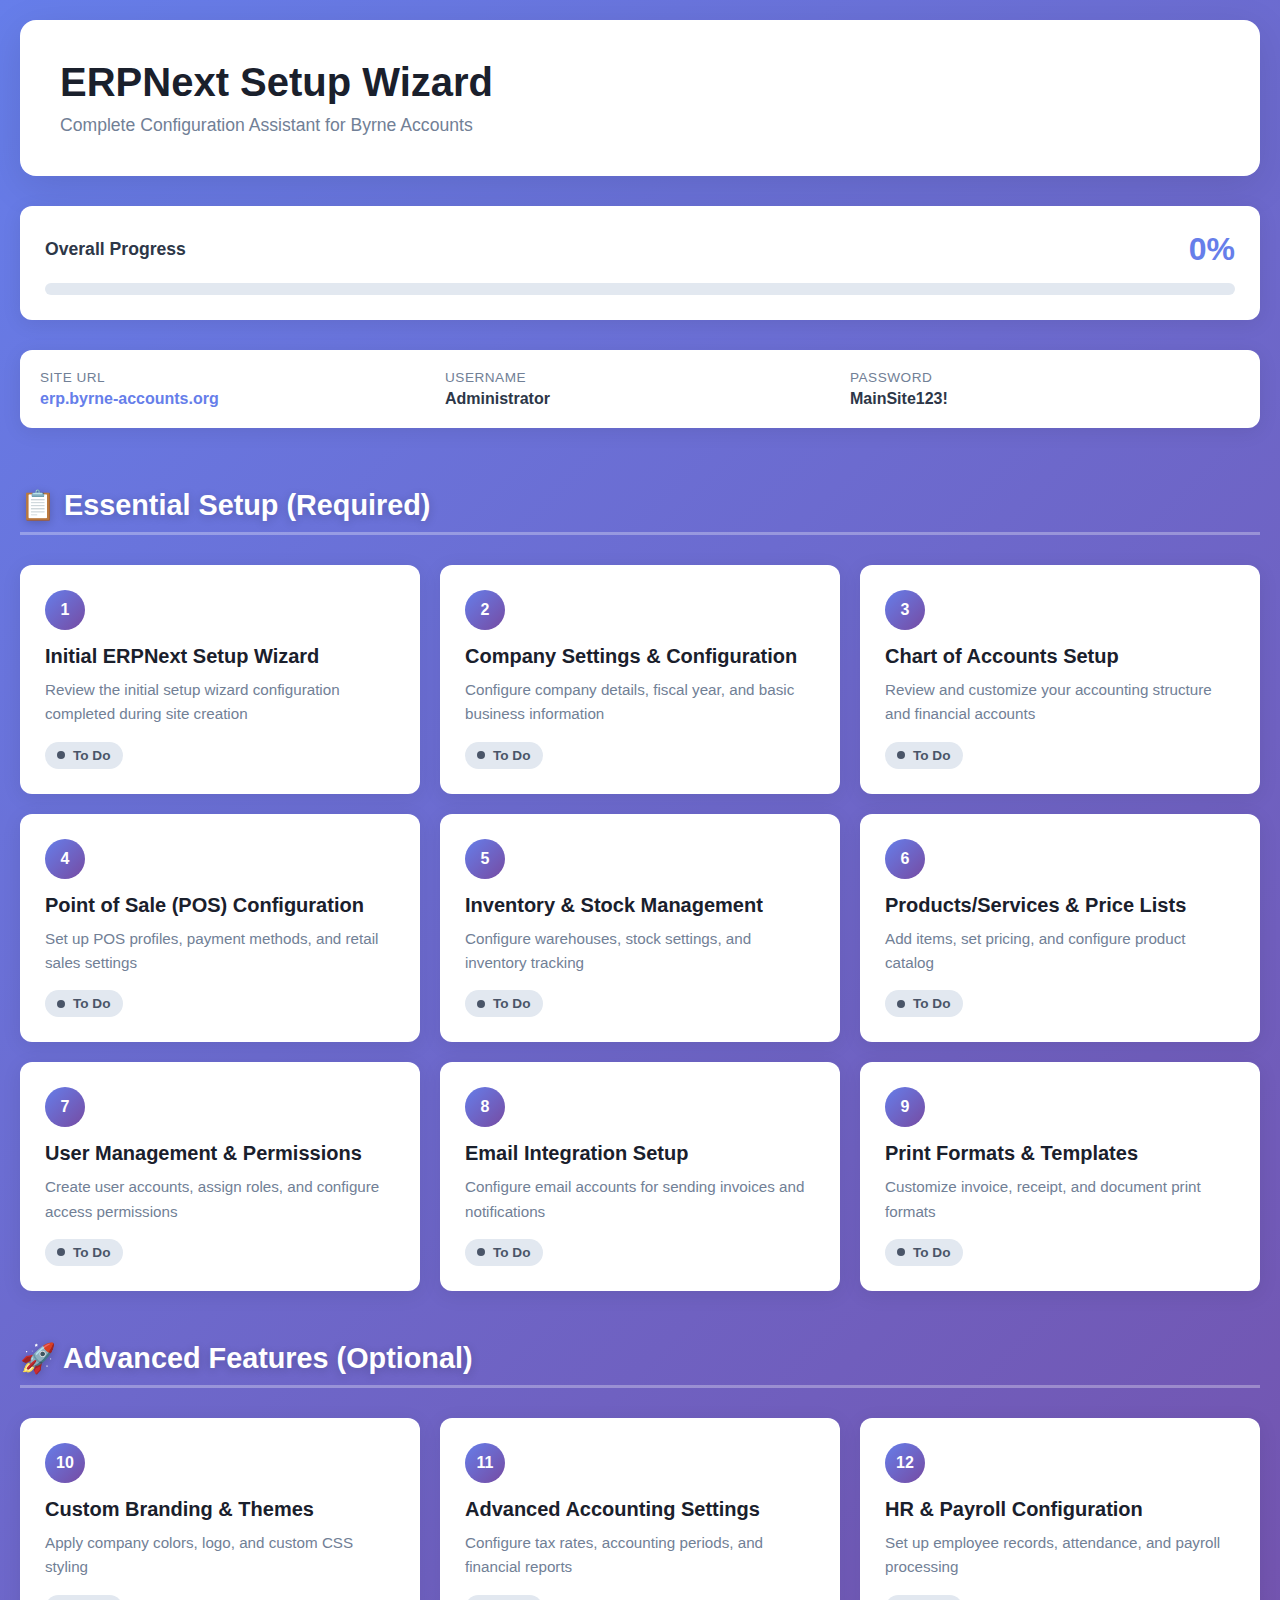
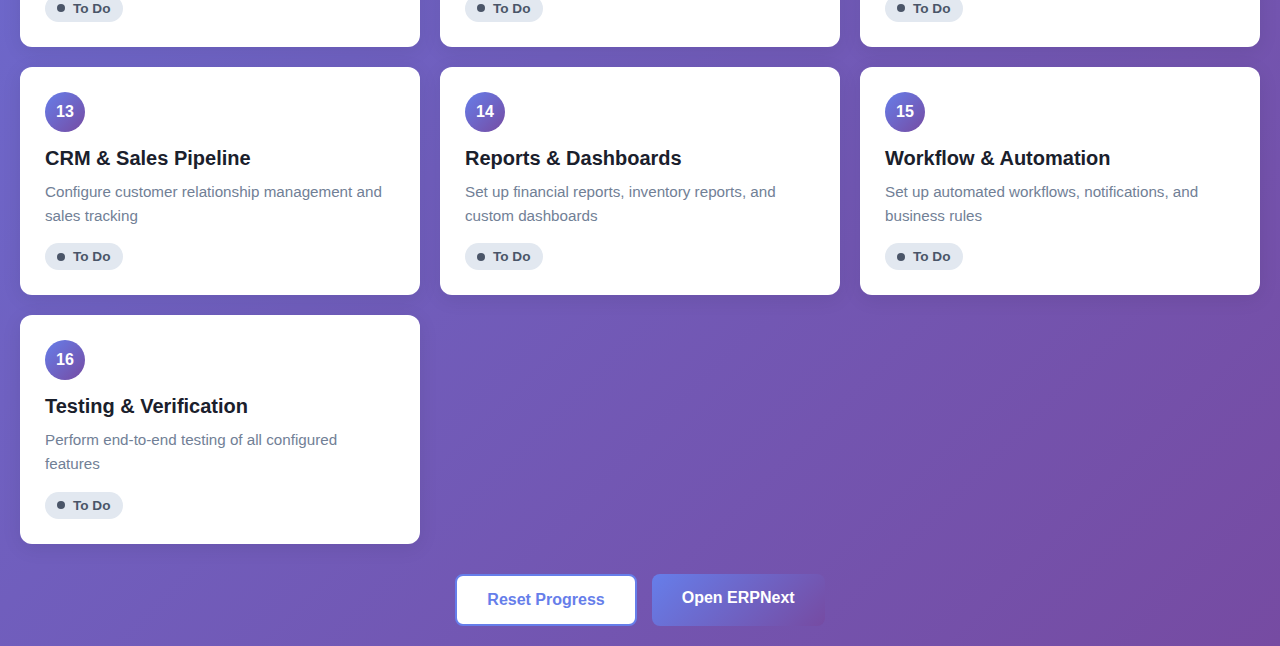
<file: erp-setup-portal/index.html>
<!DOCTYPE html>
<html lang="en">
<head>
    <meta charset="UTF-8">
    <meta name="viewport" content="width=device-width, initial-scale=1.0">
    <title>ERPNext Setup Wizard - Byrne Accounts</title>
    <style>
        * {
            margin: 0;
            padding: 0;
            box-sizing: border-box;
        }

        body {
            font-family: -apple-system, BlinkMacSystemFont, 'Segoe UI', Roboto, 'Helvetica Neue', Arial, sans-serif;
            background: linear-gradient(135deg, #667eea 0%, #764ba2 100%);
            min-height: 100vh;
            padding: 20px;
        }

        .container {
            max-width: 1400px;
            margin: 0 auto;
        }

        .header {
            background: white;
            border-radius: 16px;
            padding: 40px;
            margin-bottom: 30px;
            box-shadow: 0 10px 40px rgba(0,0,0,0.1);
        }

        .header h1 {
            font-size: 2.5rem;
            color: #1a202c;
            margin-bottom: 10px;
        }

        .header p {
            font-size: 1.1rem;
            color: #718096;
        }

        .progress-bar {
            background: white;
            border-radius: 12px;
            padding: 25px;
            margin-bottom: 30px;
            box-shadow: 0 4px 20px rgba(0,0,0,0.08);
        }

        .progress-stats {
            display: flex;
            justify-content: space-between;
            align-items: center;
            margin-bottom: 15px;
        }

        .progress-text {
            font-size: 1.1rem;
            font-weight: 600;
            color: #2d3748;
        }

        .progress-percentage {
            font-size: 2rem;
            font-weight: 700;
            color: #667eea;
        }

        .progress-track {
            height: 12px;
            background: #e2e8f0;
            border-radius: 6px;
            overflow: hidden;
        }

        .progress-fill {
            height: 100%;
            background: linear-gradient(90deg, #667eea 0%, #764ba2 100%);
            border-radius: 6px;
            transition: width 0.5s ease;
            width: 0%;
        }

        .site-info {
            background: white;
            border-radius: 12px;
            padding: 20px;
            margin-bottom: 30px;
            box-shadow: 0 4px 20px rgba(0,0,0,0.08);
            display: flex;
            justify-content: space-between;
            align-items: center;
            flex-wrap: wrap;
            gap: 15px;
        }

        .site-info-item {
            flex: 1;
            min-width: 200px;
        }

        .site-info-label {
            font-size: 0.85rem;
            color: #718096;
            text-transform: uppercase;
            letter-spacing: 0.5px;
            margin-bottom: 5px;
        }

        .site-info-value {
            font-size: 1rem;
            font-weight: 600;
            color: #2d3748;
        }

        .site-info-value a {
            color: #667eea;
            text-decoration: none;
        }

        .site-info-value a:hover {
            text-decoration: underline;
        }

        .sections {
            display: grid;
            grid-template-columns: repeat(auto-fill, minmax(350px, 1fr));
            gap: 20px;
            margin-bottom: 30px;
        }

        .section-card {
            background: white;
            border-radius: 12px;
            padding: 25px;
            box-shadow: 0 4px 20px rgba(0,0,0,0.08);
            transition: all 0.3s ease;
            cursor: pointer;
            position: relative;
            overflow: hidden;
        }

        .section-card:hover {
            transform: translateY(-5px);
            box-shadow: 0 12px 30px rgba(0,0,0,0.15);
        }

        .section-card.completed {
            background: linear-gradient(135deg, #f0fff4 0%, #c6f6d5 100%);
            border: 2px solid #48bb78;
        }

        .section-card.in-progress {
            background: linear-gradient(135deg, #fefcbf 0%, #faf089 100%);
            border: 2px solid #ecc94b;
        }

        .section-number {
            display: inline-block;
            width: 40px;
            height: 40px;
            background: linear-gradient(135deg, #667eea 0%, #764ba2 100%);
            color: white;
            border-radius: 50%;
            text-align: center;
            line-height: 40px;
            font-weight: 700;
            margin-bottom: 15px;
        }

        .section-card.completed .section-number {
            background: #48bb78;
        }

        .section-card.in-progress .section-number {
            background: #ecc94b;
            color: #744210;
        }

        .section-title {
            font-size: 1.25rem;
            font-weight: 700;
            color: #1a202c;
            margin-bottom: 10px;
        }

        .section-description {
            font-size: 0.95rem;
            color: #718096;
            line-height: 1.6;
            margin-bottom: 15px;
        }

        .section-status {
            display: inline-flex;
            align-items: center;
            gap: 8px;
            padding: 6px 12px;
            border-radius: 20px;
            font-size: 0.85rem;
            font-weight: 600;
        }

        .section-status.todo {
            background: #e2e8f0;
            color: #4a5568;
        }

        .section-status.in-progress {
            background: #fbd38d;
            color: #744210;
        }

        .section-status.completed {
            background: #9ae6b4;
            color: #22543d;
        }

        .status-dot {
            width: 8px;
            height: 8px;
            border-radius: 50%;
            background: currentColor;
        }

        .category-header {
            grid-column: 1 / -1;
            margin-top: 20px;
            margin-bottom: 10px;
        }

        .category-header h2 {
            font-size: 1.8rem;
            color: white;
            text-shadow: 0 2px 10px rgba(0,0,0,0.2);
            padding: 10px 0;
            border-bottom: 3px solid rgba(255,255,255,0.3);
        }

        .actions {
            display: flex;
            gap: 15px;
            justify-content: center;
            margin-top: 30px;
        }

        .btn {
            padding: 15px 30px;
            border: none;
            border-radius: 8px;
            font-size: 1rem;
            font-weight: 600;
            cursor: pointer;
            transition: all 0.3s ease;
            text-decoration: none;
            display: inline-block;
        }

        .btn-primary {
            background: linear-gradient(135deg, #667eea 0%, #764ba2 100%);
            color: white;
        }

        .btn-primary:hover {
            transform: translateY(-2px);
            box-shadow: 0 8px 20px rgba(102,126,234,0.4);
        }

        .btn-secondary {
            background: white;
            color: #667eea;
            border: 2px solid #667eea;
        }

        .btn-secondary:hover {
            background: #667eea;
            color: white;
        }

        .modal {
            display: none;
            position: fixed;
            top: 0;
            left: 0;
            width: 100%;
            height: 100%;
            background: rgba(0,0,0,0.7);
            z-index: 1000;
            justify-content: center;
            align-items: center;
            padding: 20px;
        }

        .modal.active {
            display: flex;
        }

        .modal-content {
            background: white;
            border-radius: 16px;
            padding: 40px;
            max-width: 600px;
            width: 100%;
            max-height: 90vh;
            overflow-y: auto;
            position: relative;
        }

        .modal-close {
            position: absolute;
            top: 20px;
            right: 20px;
            background: none;
            border: none;
            font-size: 2rem;
            cursor: pointer;
            color: #718096;
            line-height: 1;
        }

        .modal-close:hover {
            color: #1a202c;
        }

        .modal-title {
            font-size: 2rem;
            font-weight: 700;
            color: #1a202c;
            margin-bottom: 20px;
        }

        .modal-description {
            font-size: 1.1rem;
            color: #4a5568;
            line-height: 1.8;
            margin-bottom: 25px;
        }

        .modal-steps {
            background: #f7fafc;
            border-radius: 8px;
            padding: 20px;
            margin-bottom: 25px;
        }

        .modal-steps h3 {
            font-size: 1.2rem;
            color: #2d3748;
            margin-bottom: 15px;
        }

        .modal-steps ol {
            margin-left: 20px;
        }

        .modal-steps li {
            font-size: 1rem;
            color: #4a5568;
            line-height: 1.8;
            margin-bottom: 10px;
        }

        .modal-actions {
            display: flex;
            gap: 15px;
            justify-content: flex-end;
        }

        @media (max-width: 768px) {
            .header h1 {
                font-size: 1.8rem;
            }

            .sections {
                grid-template-columns: 1fr;
            }

            .site-info {
                flex-direction: column;
            }

            .site-info-item {
                width: 100%;
            }
        }
    </style>
</head>
<body>
    <div class="container">
        <div class="header">
            <h1>ERPNext Setup Wizard</h1>
            <p>Complete Configuration Assistant for Byrne Accounts</p>
        </div>

        <div class="progress-bar">
            <div class="progress-stats">
                <span class="progress-text">Overall Progress</span>
                <span class="progress-percentage">0%</span>
            </div>
            <div class="progress-track">
                <div class="progress-fill" id="progressFill"></div>
            </div>
        </div>

        <div class="site-info">
            <div class="site-info-item">
                <div class="site-info-label">Site URL</div>
                <div class="site-info-value"><a href="https://erp.byrne-accounts.org" target="_blank">erp.byrne-accounts.org</a></div>
            </div>
            <div class="site-info-item">
                <div class="site-info-label">Username</div>
                <div class="site-info-value">Administrator</div>
            </div>
            <div class="site-info-item">
                <div class="site-info-label">Password</div>
                <div class="site-info-value">MainSite123!</div>
            </div>
        </div>

        <div class="sections" id="sections">
            <!-- Essential Setup -->
            <div class="category-header">
                <h2>📋 Essential Setup (Required)</h2>
            </div>

            <!-- Section cards will be dynamically generated -->
        </div>

        <div class="actions">
            <button class="btn btn-secondary" onclick="resetProgress()">Reset Progress</button>
            <a href="https://erp.byrne-accounts.org" target="_blank" class="btn btn-primary">Open ERPNext</a>
        </div>
    </div>

    <div class="modal" id="sectionModal">
        <div class="modal-content">
            <button class="modal-close" onclick="closeModal()">&times;</button>
            <div class="modal-title" id="modalTitle"></div>
            <div class="modal-description" id="modalDescription"></div>
            <div class="modal-steps" id="modalSteps"></div>
            <div class="modal-actions">
                <button class="btn btn-secondary" onclick="closeModal()">Close</button>
                <button class="btn btn-primary" onclick="markComplete()">Mark as Complete</button>
            </div>
        </div>
    </div>

    <script>
        const sections = [
            {
                number: 1,
                title: "Initial ERPNext Setup Wizard",
                description: "Review the initial setup wizard configuration completed during site creation",
                category: "essential",
                steps: [
                    "Login to ERPNext at erp.byrne-accounts.org",
                    "Navigate to Home > Setup",
                    "Review company settings and configuration",
                    "Verify language, region, and timezone settings",
                    "Check company details (name, abbreviation, country, currency)"
                ],
                links: [
                    {text: "Company Settings", url: "/app/company"}
                ]
            },
            {
                number: 2,
                title: "Company Settings & Configuration",
                description: "Configure company details, fiscal year, and basic business information",
                category: "essential",
                steps: [
                    "Go to Setup > Company",
                    "Review and update company information",
                    "Set default company if multiple companies exist",
                    "Configure fiscal year settings",
                    "Set default currency and country"
                ],
                links: [
                    {text: "Company List", url: "/app/company"},
                    {text: "Global Defaults", url: "/app/global-defaults"}
                ]
            },
            {
                number: 3,
                title: "Chart of Accounts Setup",
                description: "Review and customize your accounting structure and financial accounts",
                category: "essential",
                steps: [
                    "Navigate to Accounting > Chart of Accounts",
                    "Review default account structure",
                    "Add custom accounts if needed",
                    "Set default accounts (Cash, Bank, etc.)",
                    "Configure account naming conventions"
                ],
                links: [
                    {text: "Chart of Accounts", url: "/app/account"}
                ]
            },
            {
                number: 4,
                title: "Point of Sale (POS) Configuration",
                description: "Set up POS profiles, payment methods, and retail sales settings",
                category: "essential",
                steps: [
                    "Create warehouses (Setup > Warehouse)",
                    "Add payment methods (Accounting > Payment Method)",
                    "Create POS Profile (Retail > POS Profile)",
                    "Configure POS Opening Entry",
                    "Test POS system with sample transaction"
                ],
                links: [
                    {text: "POS Profile", url: "/app/pos-profile"},
                    {text: "Warehouses", url: "/app/warehouse"},
                    {text: "Payment Methods", url: "/app/mode-of-payment"}
                ]
            },
            {
                number: 5,
                title: "Inventory & Stock Management",
                description: "Configure warehouses, stock settings, and inventory tracking",
                category: "essential",
                steps: [
                    "Create main warehouse (Setup > Warehouse)",
                    "Configure stock settings (Stock > Stock Settings)",
                    "Set default warehouses",
                    "Configure Units of Measure (UOM)",
                    "Enable batch/serial number tracking if needed"
                ],
                links: [
                    {text: "Warehouse", url: "/app/warehouse"},
                    {text: "Stock Settings", url: "/app/stock-settings"},
                    {text: "UOM", url: "/app/uom"}
                ]
            },
            {
                number: 6,
                title: "Products/Services & Price Lists",
                description: "Add items, set pricing, and configure product catalog",
                category: "essential",
                steps: [
                    "Create Item Groups (Stock > Item Group)",
                    "Add sample items (Stock > Item)",
                    "Set item prices (Stock > Item Price)",
                    "Create price lists for different customer types",
                    "Configure item defaults (warehouse, accounts)"
                ],
                links: [
                    {text: "Items", url: "/app/item"},
                    {text: "Item Groups", url: "/app/item-group"},
                    {text: "Price Lists", url: "/app/price-list"}
                ]
            },
            {
                number: 7,
                title: "User Management & Permissions",
                description: "Create user accounts, assign roles, and configure access permissions",
                category: "essential",
                steps: [
                    "Create user accounts (Setup > User)",
                    "Assign roles (Cashier, Sales User, etc.)",
                    "Configure user permissions",
                    "Set default company for users",
                    "Test login with new user account"
                ],
                links: [
                    {text: "Users", url: "/app/user"},
                    {text: "Roles", url: "/app/role"},
                    {text: "User Permissions", url: "/app/user-permission"}
                ]
            },
            {
                number: 8,
                title: "Email Integration Setup",
                description: "Configure email accounts for sending invoices and notifications",
                category: "essential",
                steps: [
                    "Go to Setup > Email Account",
                    "Add outgoing email (SMTP: mail.byrne-accounts.org:587)",
                    "Configure default email account",
                    "Set up email templates",
                    "Test email sending functionality"
                ],
                links: [
                    {text: "Email Accounts", url: "/app/email-account"},
                    {text: "Email Templates", url: "/app/email-template"}
                ]
            },
            {
                number: 9,
                title: "Print Formats & Templates",
                description: "Customize invoice, receipt, and document print formats",
                category: "essential",
                steps: [
                    "Navigate to Setup > Print Format",
                    "Review default print formats",
                    "Customize POS receipt format",
                    "Configure company letterhead",
                    "Test print preview for invoices"
                ],
                links: [
                    {text: "Print Formats", url: "/app/print-format"},
                    {text: "Letterhead", url: "/app/letter-head"}
                ]
            },

            <!-- Advanced Features -->
            {
                number: 10,
                title: "Custom Branding & Themes",
                description: "Apply company colors, logo, and custom CSS styling",
                category: "advanced",
                steps: [
                    "Upload company logo (Setup > Upload)",
                    "Configure website settings",
                    "Apply custom CSS theme",
                    "Set brand colors",
                    "Customize login page (optional)"
                ],
                links: [
                    {text: "Website Settings", url: "/app/website-settings"},
                    {text: "Website Theme", url: "/app/website-theme"}
                ]
            },
            {
                number: 11,
                title: "Advanced Accounting Settings",
                description: "Configure tax rates, accounting periods, and financial reports",
                category: "advanced",
                steps: [
                    "Set up tax rates (Accounting > Sales Taxes and Charges Template)",
                    "Configure accounting dimensions",
                    "Set up cost centers",
                    "Configure fiscal year",
                    "Review accounting defaults"
                ],
                links: [
                    {text: "Tax Templates", url: "/app/sales-taxes-and-charges-template"},
                    {text: "Cost Centers", url: "/app/cost-center"},
                    {text: "Accounts Settings", url: "/app/accounts-settings"}
                ]
            },
            {
                number: 12,
                title: "HR & Payroll Configuration",
                description: "Set up employee records, attendance, and payroll processing",
                category: "advanced",
                steps: [
                    "Create departments (HR > Department)",
                    "Add employee records (HR > Employee)",
                    "Configure attendance settings",
                    "Set up salary structures (if using payroll)",
                    "Configure leave types"
                ],
                links: [
                    {text: "Employees", url: "/app/employee"},
                    {text: "Departments", url: "/app/department"},
                    {text: "HR Settings", url: "/app/hr-settings"}
                ]
            },
            {
                number: 13,
                title: "CRM & Sales Pipeline",
                description: "Configure customer relationship management and sales tracking",
                category: "advanced",
                steps: [
                    "Set up lead sources (CRM > Lead Source)",
                    "Create customer groups",
                    "Configure sales stages",
                    "Set up quotation templates",
                    "Configure customer portal (optional)"
                ],
                links: [
                    {text: "CRM Settings", url: "/app/crm-settings"},
                    {text: "Customer Groups", url: "/app/customer-group"},
                    {text: "Sales Pipeline", url: "/app/opportunity"}
                ]
            },
            {
                number: 14,
                title: "Reports & Dashboards",
                description: "Set up financial reports, inventory reports, and custom dashboards",
                category: "advanced",
                steps: [
                    "Explore standard reports (Reports menu)",
                    "Create custom dashboard (Customize > Dashboard)",
                    "Pin favorite reports to dashboard",
                    "Configure report permissions",
                    "Set up scheduled report emails (optional)"
                ],
                links: [
                    {text: "Dashboards", url: "/app/dashboard"},
                    {text: "Report Builder", url: "/app/report"}
                ]
            },
            {
                number: 15,
                title: "Workflow & Automation",
                description: "Set up automated workflows, notifications, and business rules",
                category: "advanced",
                steps: [
                    "Configure auto-naming rules (Setup > Naming Series)",
                    "Set up email notifications",
                    "Create custom workflows (if needed)",
                    "Configure assignment rules",
                    "Set up recurring documents (optional)"
                ],
                links: [
                    {text: "Workflows", url: "/app/workflow"},
                    {text: "Notifications", url: "/app/notification"},
                    {text: "Auto Repeat", url: "/app/auto-repeat"}
                ]
            },
            {
                number: 16,
                title: "Testing & Verification",
                description: "Perform end-to-end testing of all configured features",
                category: "advanced",
                steps: [
                    "Create test customer and supplier",
                    "Make a test POS sale",
                    "Process a test purchase",
                    "Verify stock movements",
                    "Check all reports are accessible",
                    "Test email notifications"
                ],
                links: [
                    {text: "POS", url: "/app/point-of-sale"},
                    {text: "Stock Ledger", url: "/app/query-report/Stock Ledger"}
                ]
            }
        ];

        let currentSection = null;

        function initializePage() {
            renderSections();
            updateProgress();
        }

        function renderSections() {
            const container = document.getElementById('sections');
            const essentialSections = sections.filter(s => s.category === 'essential');
            const advancedSections = sections.filter(s => s.category === 'advanced');

            // Clear existing content except category headers
            const categoryHeaders = container.querySelectorAll('.category-header');
            container.innerHTML = '';

            // Add essential category header
            const essentialHeader = document.createElement('div');
            essentialHeader.className = 'category-header';
            essentialHeader.innerHTML = '<h2>📋 Essential Setup (Required)</h2>';
            container.appendChild(essentialHeader);

            // Render essential sections
            essentialSections.forEach(section => {
                container.appendChild(createSectionCard(section));
            });

            // Add advanced category header
            const advancedHeader = document.createElement('div');
            advancedHeader.className = 'category-header';
            advancedHeader.innerHTML = '<h2>🚀 Advanced Features (Optional)</h2>';
            container.appendChild(advancedHeader);

            // Render advanced sections
            advancedSections.forEach(section => {
                container.appendChild(createSectionCard(section));
            });
        }

        function createSectionCard(section) {
            const status = getSectionStatus(section.number);
            const card = document.createElement('div');
            card.className = `section-card ${status}`;
            card.onclick = () => openSection(section);

            const statusText = status === 'completed' ? 'Completed' :
                              status === 'in-progress' ? 'In Progress' : 'To Do';

            card.innerHTML = `
                <div class="section-number">${section.number}</div>
                <div class="section-title">${section.title}</div>
                <div class="section-description">${section.description}</div>
                <div class="section-status ${status}">
                    <div class="status-dot"></div>
                    ${statusText}
                </div>
            `;

            return card;
        }

        function getSectionStatus(number) {
            const progress = JSON.parse(localStorage.getItem('erpSetupProgress') || '{}');
            return progress[number] || 'todo';
        }

        function setSectionStatus(number, status) {
            const progress = JSON.parse(localStorage.getItem('erpSetupProgress') || '{}');
            progress[number] = status;
            localStorage.setItem('erpSetupProgress', JSON.stringify(progress));
            renderSections();
            updateProgress();
        }

        function openSection(section) {
            currentSection = section;
            document.getElementById('modalTitle').textContent = section.title;
            document.getElementById('modalDescription').textContent = section.description;

            const stepsHTML = `
                <h3>Steps to Complete:</h3>
                <ol>
                    ${section.steps.map(step => `<li>${step}</li>`).join('')}
                </ol>
            `;
            document.getElementById('modalSteps').innerHTML = stepsHTML;

            document.getElementById('sectionModal').classList.add('active');

            // Mark as in-progress when opened (if not already completed)
            const currentStatus = getSectionStatus(section.number);
            if (currentStatus === 'todo') {
                setSectionStatus(section.number, 'in-progress');
            }
        }

        function closeModal() {
            document.getElementById('sectionModal').classList.remove('active');
        }

        function markComplete() {
            if (currentSection) {
                setSectionStatus(currentSection.number, 'completed');
                closeModal();
            }
        }

        function updateProgress() {
            const progress = JSON.parse(localStorage.getItem('erpSetupProgress') || '{}');
            const completed = Object.values(progress).filter(status => status === 'completed').length;
            const total = sections.length;
            const percentage = Math.round((completed / total) * 100);

            document.querySelector('.progress-percentage').textContent = percentage + '%';
            document.getElementById('progressFill').style.width = percentage + '%';
        }

        function resetProgress() {
            if (confirm('Are you sure you want to reset all progress? This cannot be undone.')) {
                localStorage.removeItem('erpSetupProgress');
                renderSections();
                updateProgress();
            }
        }

        // Initialize on load
        document.addEventListener('DOMContentLoaded', initializePage);

        // Close modal on escape key
        document.addEventListener('keydown', (e) => {
            if (e.key === 'Escape') {
                closeModal();
            }
        });

        // Close modal on background click
        document.getElementById('sectionModal').addEventListener('click', (e) => {
            if (e.target.id === 'sectionModal') {
                closeModal();
            }
        });
    </script>
</body>
</html>
</file>
